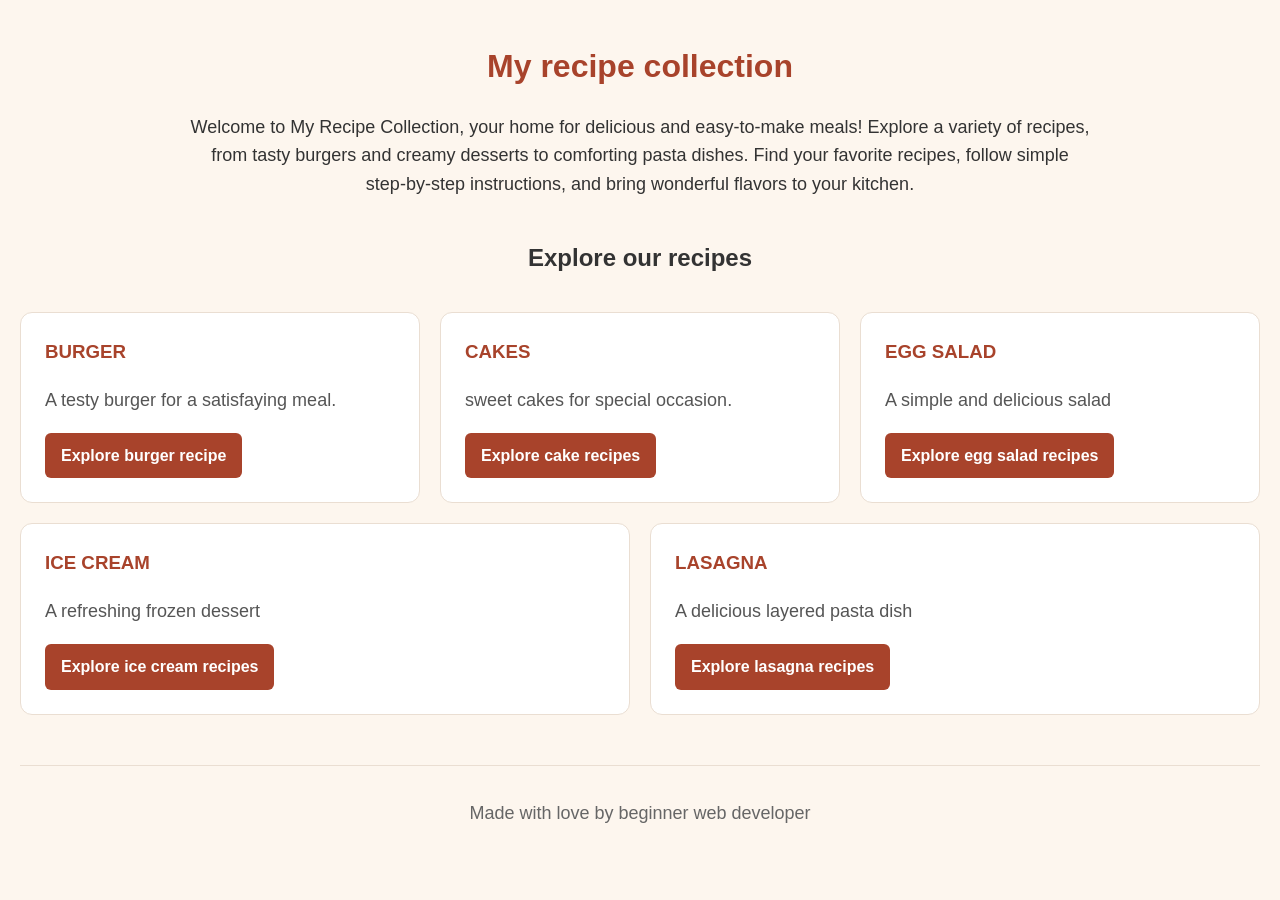
<file: index.html>
<!DOCTYPE html>
<html lan="eng">
    <head>
        <meta charset="UTF-8">
        <title>1st project</title>
        <link rel="stylesheet" href="style.css">
    </head>
    <body>
        <header>
            <h1>My recipe collection </h1>

            
            <p class="intro"> Welcome to My Recipe Collection, your home for delicious and easy-to-make meals! Explore a variety of recipes, from tasty burgers and creamy desserts to comforting pasta dishes. Find your favorite recipes, follow simple step-by-step instructions, and bring wonderful flavors to your kitchen.</p>
        </header>
    


        <main>
            <h2 class="section-title">Explore our recipes</h2>
            <div class="recipe-container">
                <div class="recipe-card">
                    <h3>BURGER</h3> 
                    <P>A testy burger for a satisfaying meal.</P>
                    <a href="./recipes/burger.html">Explore burger recipe</a>
                </div>
                 
                <div class="recipe-card">
                    <h3>CAKES</h3>
                    <p>sweet cakes for special occasion.</p>
                    <a href="./recipes/cakes.html">
                        Explore cake recipes</em></h5></a>
                
                </div>

                <div class="recipe-card">
                    <h3>EGG SALAD</h3>
                    <p>A simple and delicious salad</p>
                    <a href="./recipes/eggsalad.html">
                            Explore egg salad recipes</a>
                        
                
                </div>

                <div class="recipe-card">
                    <h3>ICE CREAM</h3>
                    <p>A refreshing frozen dessert</p>
                    <a href="./recipes/icecream.html">
                        Explore ice cream recipes</a>
                        
                
                </div>
                
                <div class="recipe-card">
                    <h3>LASAGNA</h3>
                    <p>A delicious layered pasta dish</p>
                    <a href="./recipes/lasagna.html">
                        Explore lasagna recipes</a>
                       
                
                </div>
            
                </div>
                </main>

                <footer> 
                    <p>Made with love by beginner web developer</p>
                </footer>

    </body>
</html>
</file>
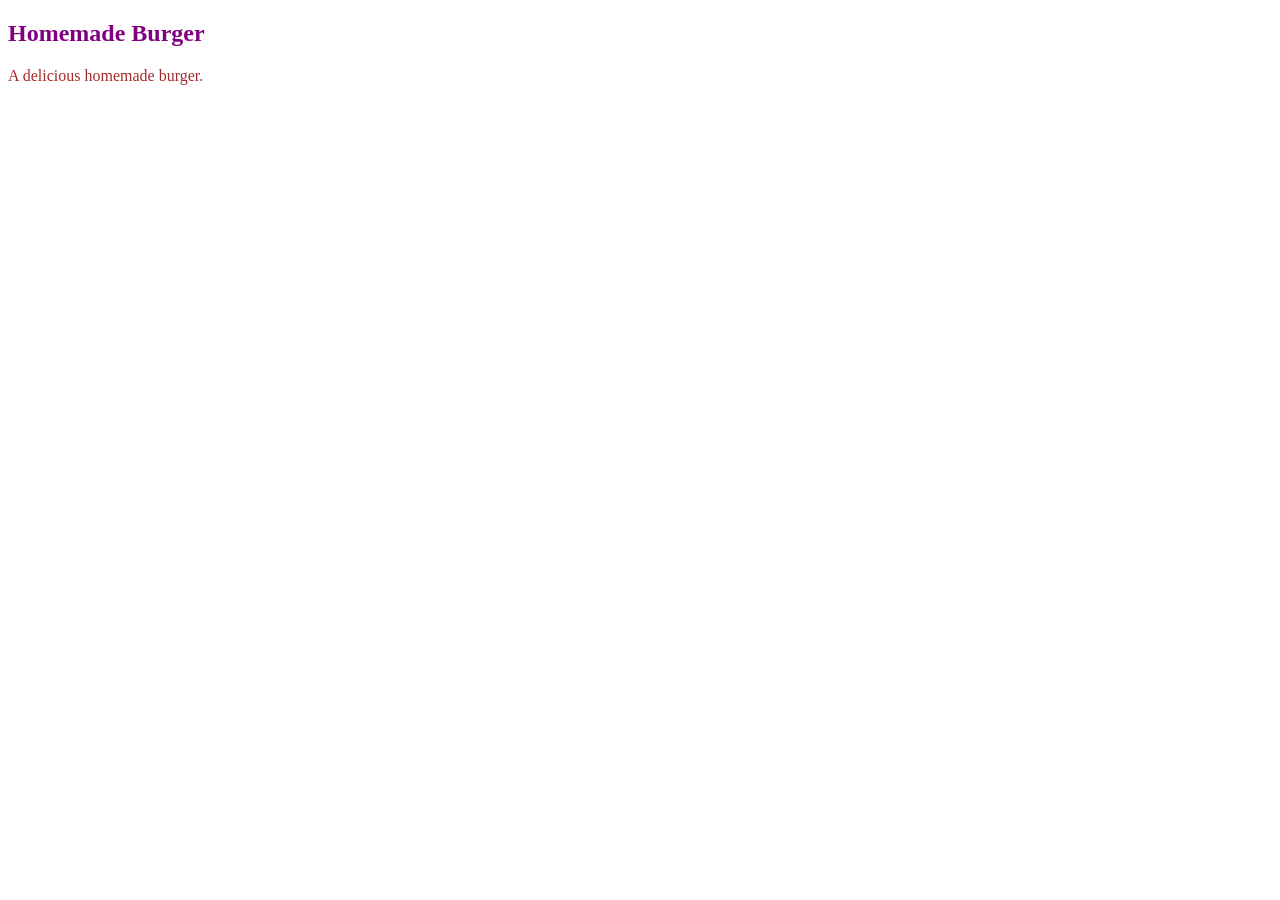
<file: practice for css/indexs.html>
<!DOCTYPE html>
<html lan="eng">
    <head>
        <meta charset="UTF-8">
        <title>Practice css</title>
        <link rel="stylesheet" href="stayles.css">
    </head>
    <body>
        <article class="recipe-card">
    <h2 id="burger-title" class="recipe-title">
        Homemade Burger
    </h2>

    <p class="recipe-description">
        A delicious homemade burger.
    </p>
</article>
</body>
</file>
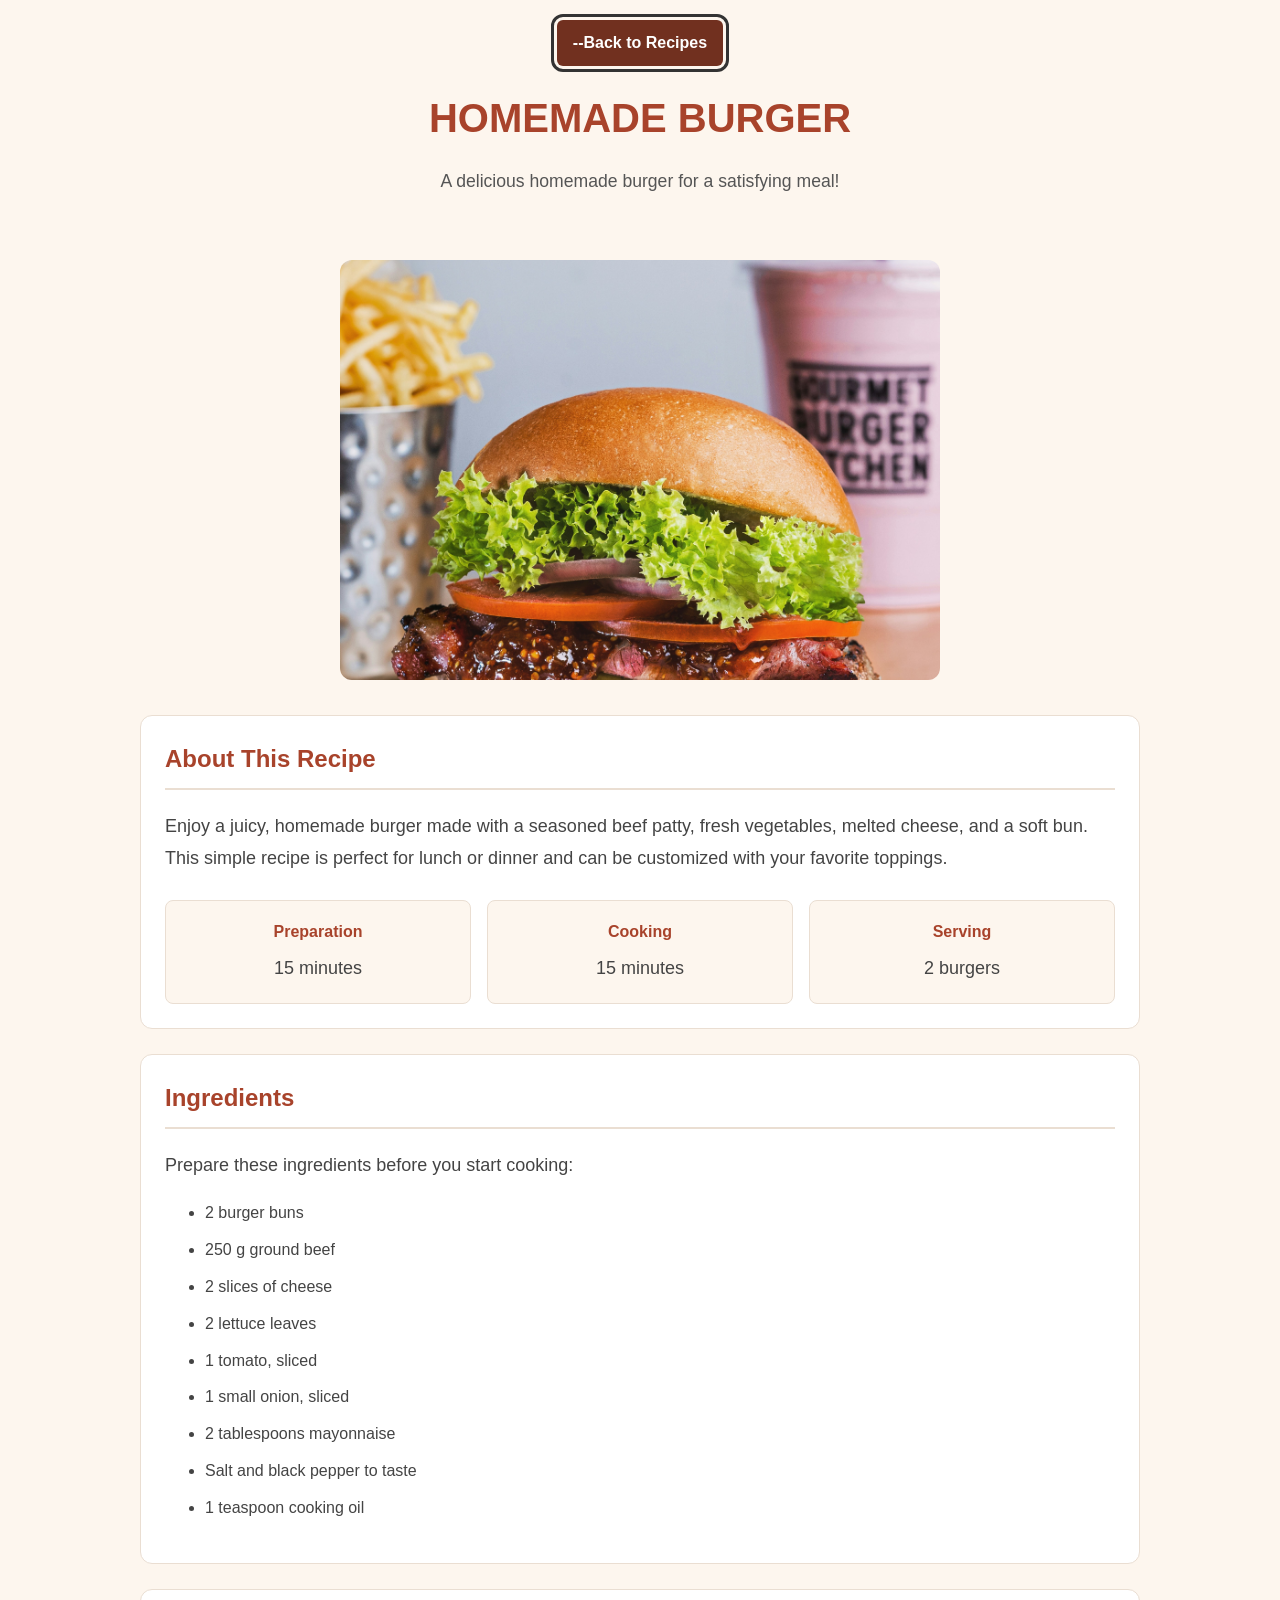
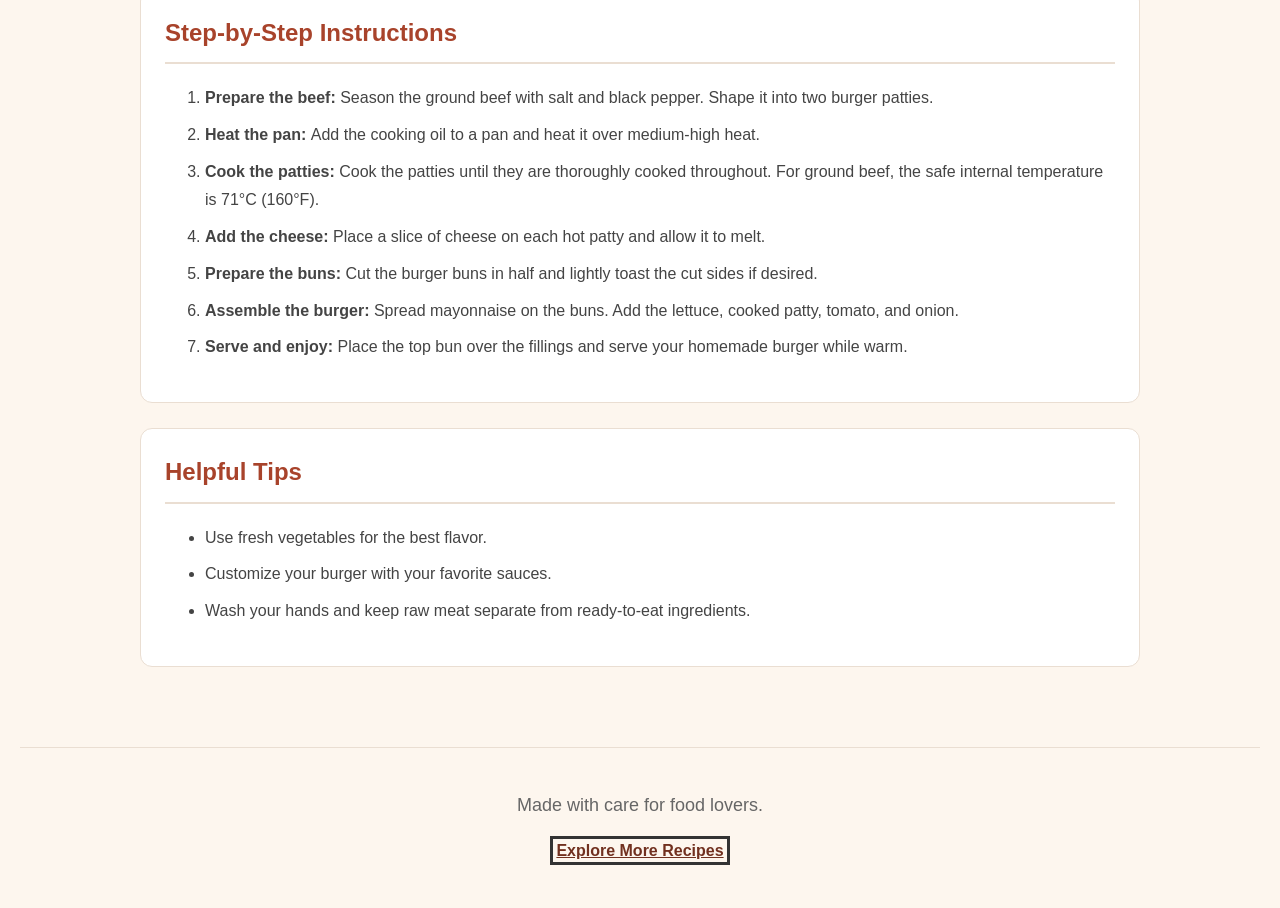
<file: recipes/burger.html>
<!DOCTYPE html>
<html lang="eng">
    <head>
        <meta charset="UTF-8">
        <title>Homemade Burger Recipe</title>
        <link rel="stylesheet" href="../style.css">
    </head>
    <body>
        <header class="recipe-header">
            <a href="../index.html" class="back-link">--Back to Recipes</a>
            <h1>HOMEMADE BURGER</h1>
            <P>A delicious homemade burger for a satisfying meal!</P>
        </header>
        <main class="recipe-content">
            <img src="images/burger.jpg"
     alt="Homemade burger with fresh lettuce, tomato, and cheese"
     class="recipe-image">
             <section class="introduction">
                <h2>About This Recipe</h2>
                <p>Enjoy a juicy, homemade burger made with a seasoned beef
                patty, fresh vegetables, melted cheese, and a soft bun.
                This simple recipe is perfect for lunch or dinner and
                can be customized with your favorite toppings.</p>

                <div class="recipe-info">
                    <div>
                        <strong> preparation</strong>
                        <p>15 minutes</p>
                    </div>
                    <div>
                        <strong>cooking</strong>
                        <p>15 minutes</p>
                    </div>
                    <div>
                        <strong>serving</strong>
                        <p>2 burgers</p>
                    </div>
                </div>
             </section>
             <section class="ingredients">
                <h2> Ingredients</h2>
                <p>Prepare these ingredients before you start cooking:</p>
                <ul>
                     <li> 2 burger buns</li>
                     <li>250 g ground beef</li>
                     <li>2 slices of cheese</li>
                     <li>2 lettuce leaves</li>
                     <li>1 tomato, sliced</li>
                     <li>1 small onion, sliced</li>
                     <li>2 tablespoons mayonnaise</li>
                     <li>Salt and black pepper to taste</li>
                    <li>1 teaspoon cooking oil</li>
                </ul>
             </section>
             <section class="instructions">
                <h2> Step-by-Step Instructions</h2>
                <Ol>
                    <li>
                    <strong>Prepare the beef: </strong>
                    Season the ground beef with salt and black pepper.
                    Shape it into two burger patties.
                </li>

                <li>
                    <strong>Heat the pan: </strong>
                    Add the cooking oil to a pan and heat it over
                    medium-high heat.
                </li>

                <li>
                    <strong>Cook the patties: </strong>
                    Cook the patties until they are thoroughly cooked
                    throughout. For ground beef, the safe internal
                    temperature is 71°C (160°F).
                </li>

                <li>
                    <strong>Add the cheese: </strong>
                    Place a slice of cheese on each hot patty and allow
                    it to melt.
                </li>

                <li>
                    <strong>Prepare the buns: </strong>
                    Cut the burger buns in half and lightly toast
                    the cut sides if desired.
                </li>

                <li>
                    <strong>Assemble the burger: </strong>
                    Spread mayonnaise on the buns. Add the lettuce,
                    cooked patty, tomato, and onion.
                </li>

                <li>
                    <strong>Serve and enjoy: </strong>
                    Place the top bun over the fillings and serve
                    your homemade burger while warm.
                </li>
                </Ol>
             </section>
             <section class="tips">
                <h2>Helpful Tips</h2>
                <ul>
                     <li>Use fresh vegetables for the best flavor.</li>
                     <li>Customize your burger with your favorite sauces.</li>
                     <li>Wash your hands and keep raw meat separate from
                    ready-to-eat ingredients.</li>
                </ul>
             </section>
        </main>

        <footer class="recipe-footer">
    <p>Made with care for food lovers.</p>
    <a href="../index.html">Explore More Recipes</a>
</footer>
    </body>
</html>
</file>
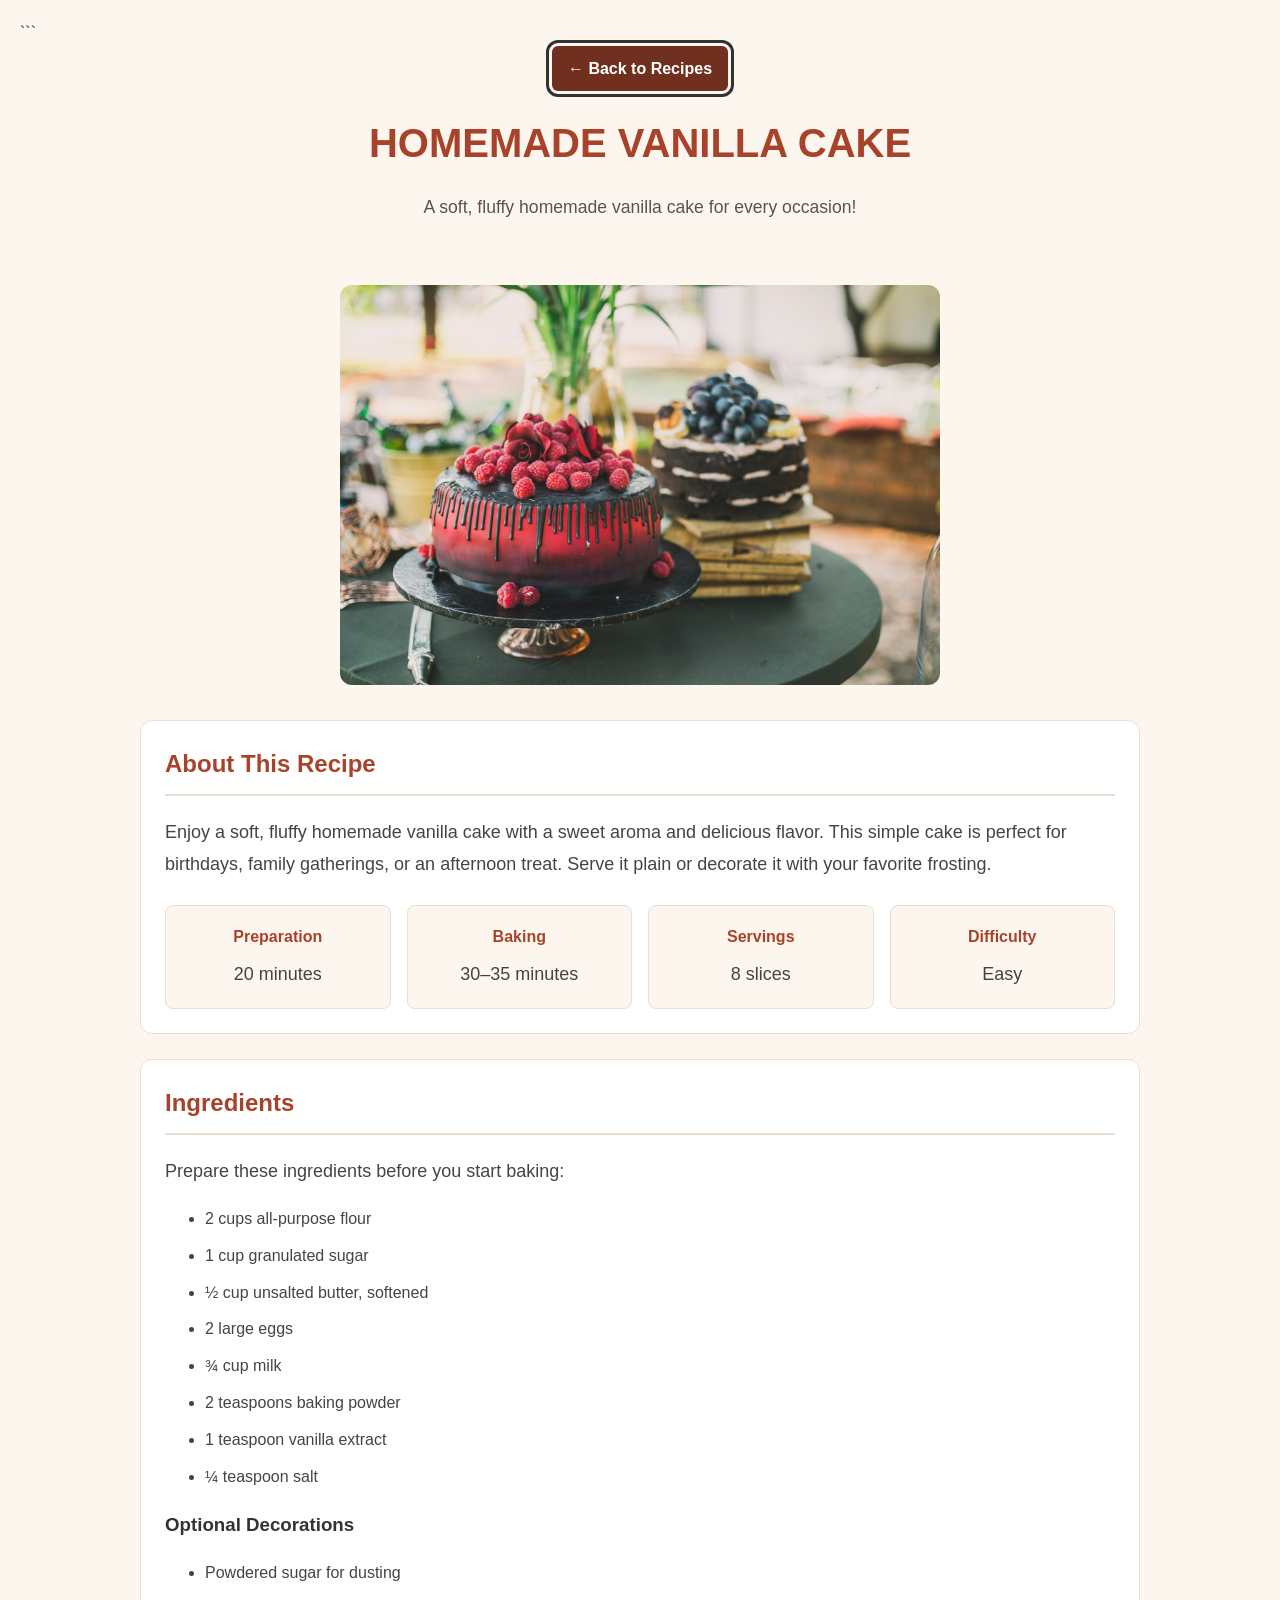
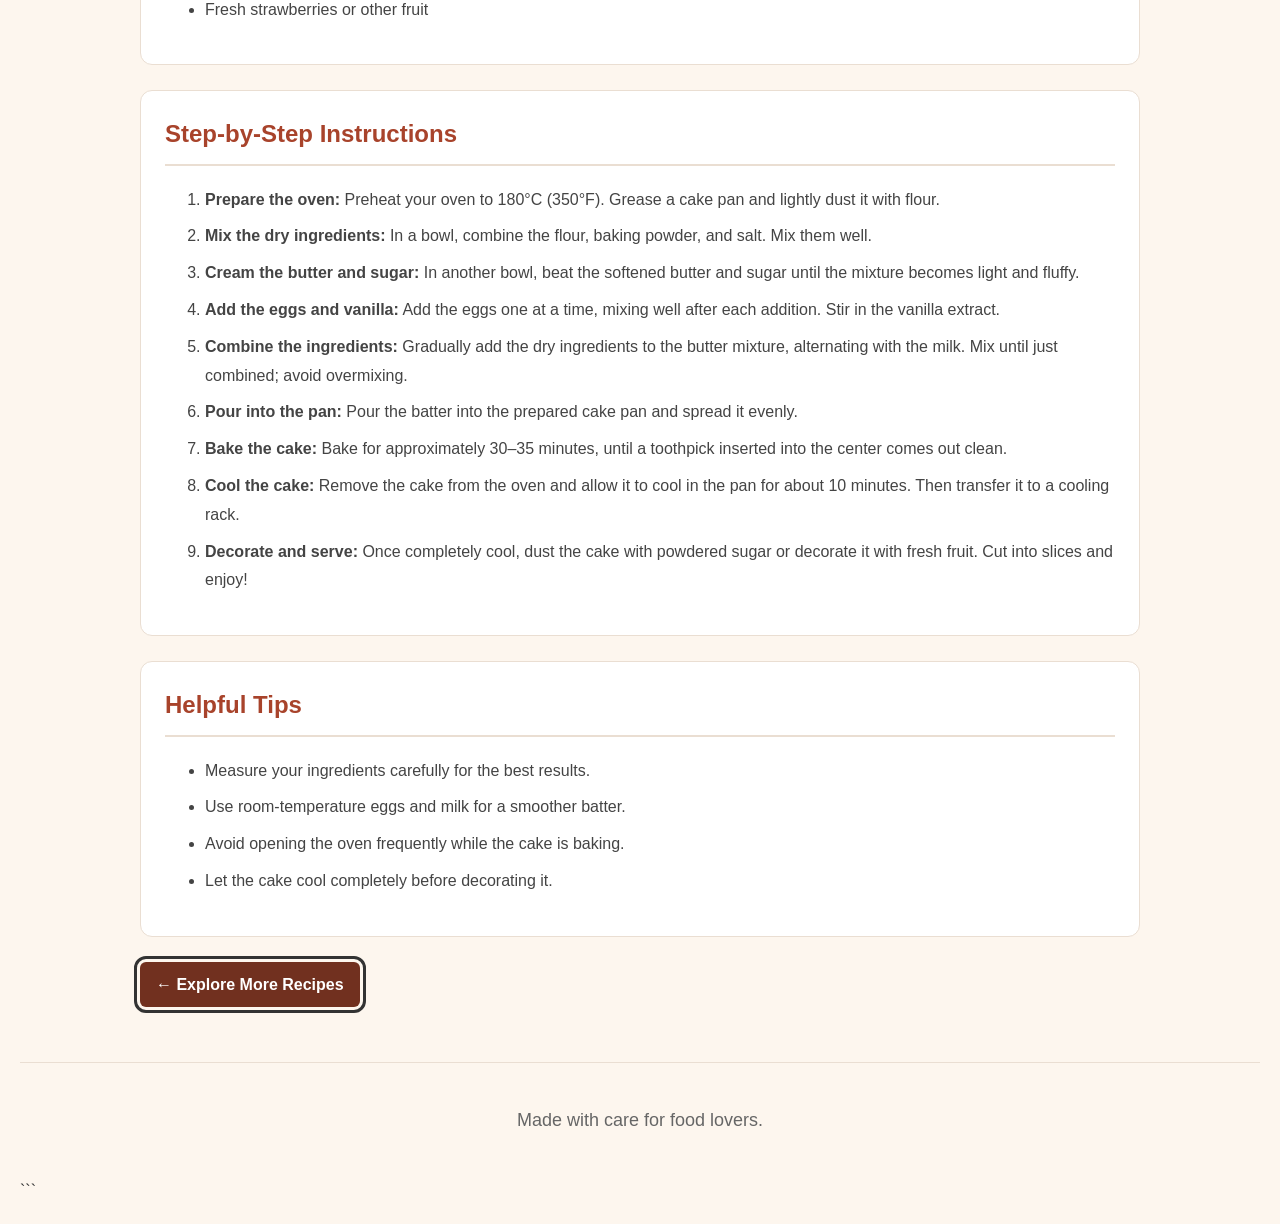
<file: recipes/cakes.html>
<!DOCTYPE html>

<html lang="en">
<head>
    <meta charset="UTF-8">
    <meta name="viewport" content="width=device-width, initial-scale=1.0">
    <title>Homemade Vanilla Cake Recipe</title>
    <link rel="stylesheet" href="../style.css">
</head>

<body>

```
<header class="recipe-header">
    <a href="../index.html" class="back-link">← Back to Recipes</a>
    <h1>HOMEMADE VANILLA CAKE</h1>
    <p>A soft, fluffy homemade vanilla cake for every occasion!</p>
</header>

<main class="recipe-content">

    <img
        src="images/cakes.jpg"
        alt="Delicious homemade vanilla cake"
        class="recipe-image"
    >

    <section class="introduction">
        <h2>About This Recipe</h2>

        <p>
            Enjoy a soft, fluffy homemade vanilla cake with a sweet
            aroma and delicious flavor. This simple cake is perfect
            for birthdays, family gatherings, or an afternoon treat.
            Serve it plain or decorate it with your favorite frosting.
        </p>

        <div class="recipe-info">

            <div>
                <strong>Preparation</strong>
                <p>20 minutes</p>
            </div>

            <div>
                <strong>Baking</strong>
                <p>30–35 minutes</p>
            </div>

            <div>
                <strong>Servings</strong>
                <p>8 slices</p>
            </div>

            <div>
                <strong>Difficulty</strong>
                <p>Easy</p>
            </div>

        </div>
    </section>

    <section class="ingredients">
        <h2>Ingredients</h2>

        <p>Prepare these ingredients before you start baking:</p>

        <ul>
            <li>2 cups all-purpose flour</li>
            <li>1 cup granulated sugar</li>
            <li>½ cup unsalted butter, softened</li>
            <li>2 large eggs</li>
            <li>¾ cup milk</li>
            <li>2 teaspoons baking powder</li>
            <li>1 teaspoon vanilla extract</li>
            <li>¼ teaspoon salt</li>
        </ul>

        <h3>Optional Decorations</h3>

        <ul>
            <li>Powdered sugar for dusting</li>
            <li>Fresh strawberries or other fruit</li>
        </ul>
    </section>

    <section class="instructions">
        <h2>Step-by-Step Instructions</h2>

        <ol>
            <li>
                <strong>Prepare the oven:</strong>
                Preheat your oven to 180°C (350°F). Grease a cake
                pan and lightly dust it with flour.
            </li>

            <li>
                <strong>Mix the dry ingredients:</strong>
                In a bowl, combine the flour, baking powder, and salt.
                Mix them well.
            </li>

            <li>
                <strong>Cream the butter and sugar:</strong>
                In another bowl, beat the softened butter and sugar
                until the mixture becomes light and fluffy.
            </li>

            <li>
                <strong>Add the eggs and vanilla:</strong>
                Add the eggs one at a time, mixing well after each
                addition. Stir in the vanilla extract.
            </li>

            <li>
                <strong>Combine the ingredients:</strong>
                Gradually add the dry ingredients to the butter
                mixture, alternating with the milk. Mix until just
                combined; avoid overmixing.
            </li>

            <li>
                <strong>Pour into the pan:</strong>
                Pour the batter into the prepared cake pan and
                spread it evenly.
            </li>

            <li>
                <strong>Bake the cake:</strong>
                Bake for approximately 30–35 minutes, until a
                toothpick inserted into the center comes out clean.
            </li>

            <li>
                <strong>Cool the cake:</strong>
                Remove the cake from the oven and allow it to cool
                in the pan for about 10 minutes. Then transfer it
                to a cooling rack.
            </li>

            <li>
                <strong>Decorate and serve:</strong>
                Once completely cool, dust the cake with powdered
                sugar or decorate it with fresh fruit. Cut into
                slices and enjoy!
            </li>
        </ol>
    </section>

    <section class="tips">
        <h2>Helpful Tips</h2>

        <ul>
            <li>Measure your ingredients carefully for the best results.</li>
            <li>Use room-temperature eggs and milk for a smoother batter.</li>
            <li>Avoid opening the oven frequently while the cake is baking.</li>
            <li>Let the cake cool completely before decorating it.</li>
        </ul>
    </section>

    <a href="../index.html" class="back-link">
        ← Explore More Recipes
    </a>

</main>

<footer class="recipe-footer">
    <p>Made with care for food lovers.</p>
</footer>
```

</body>
</html>
</file>
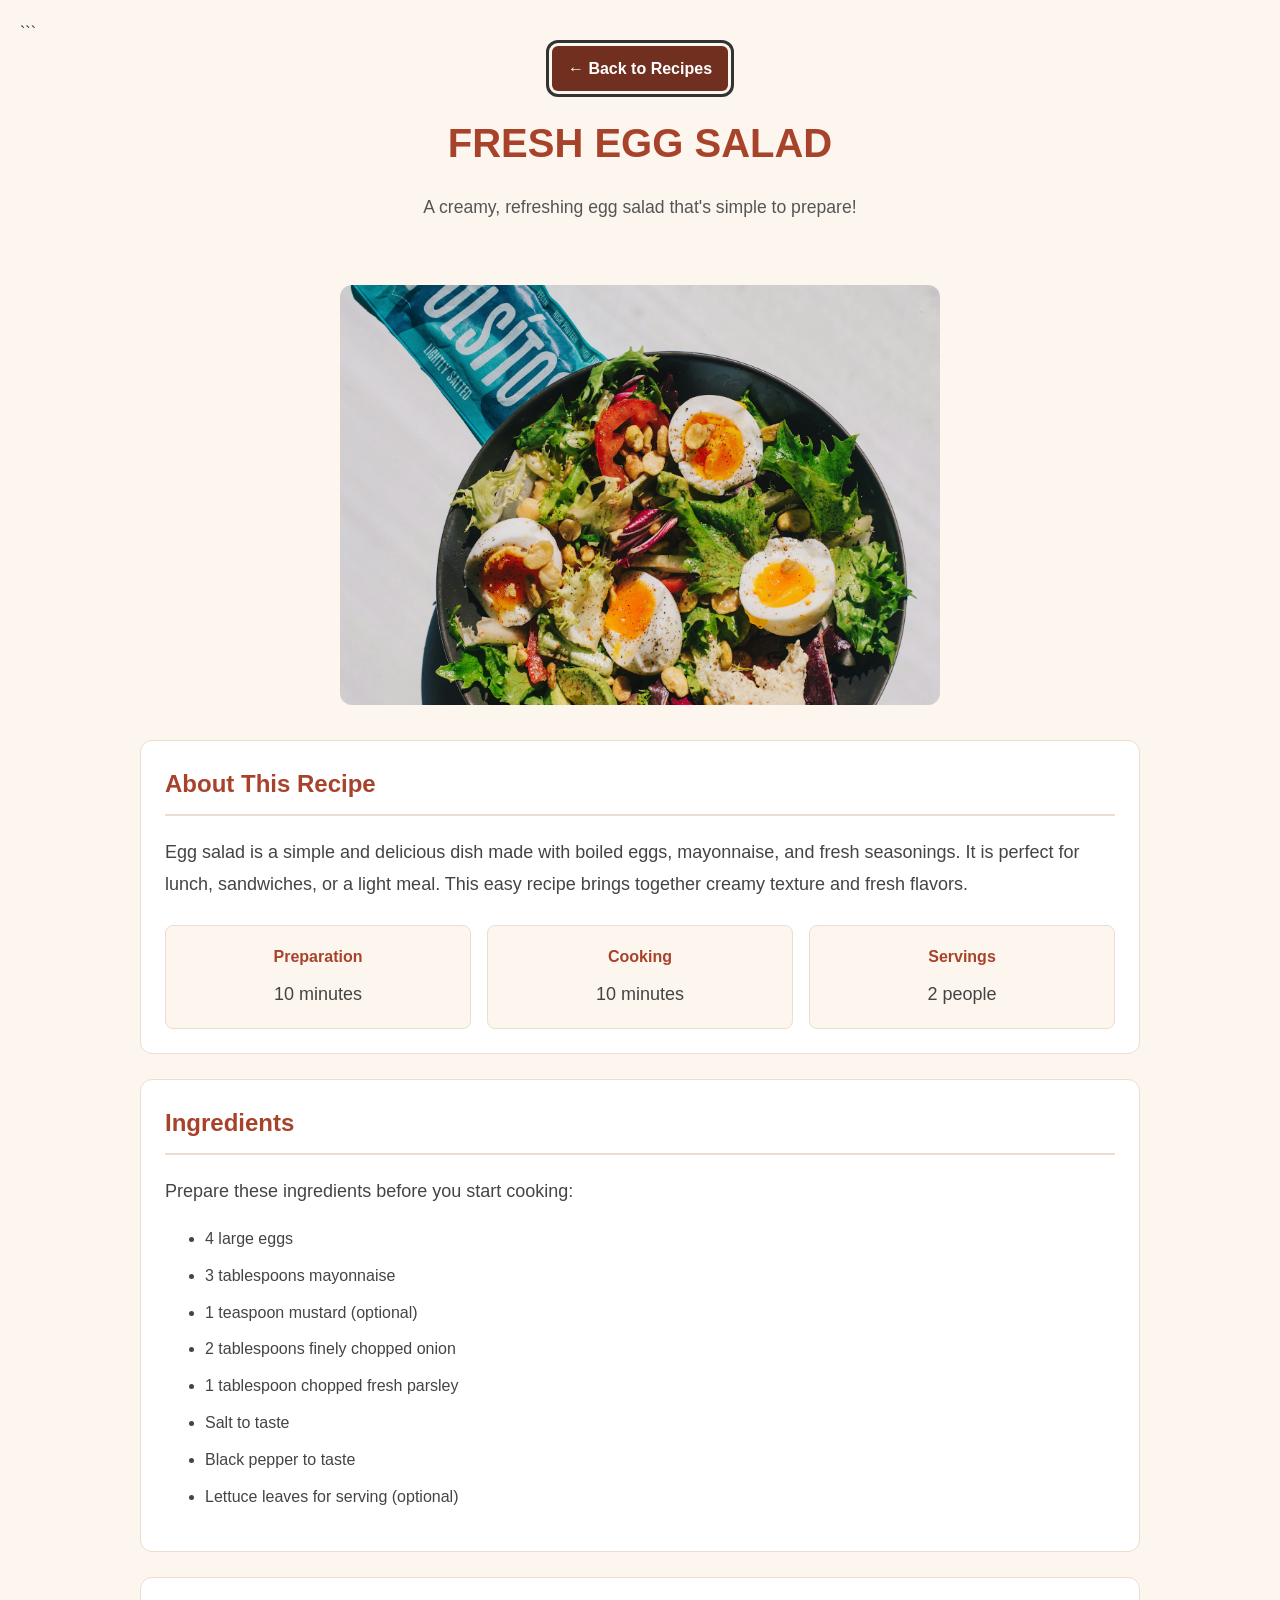
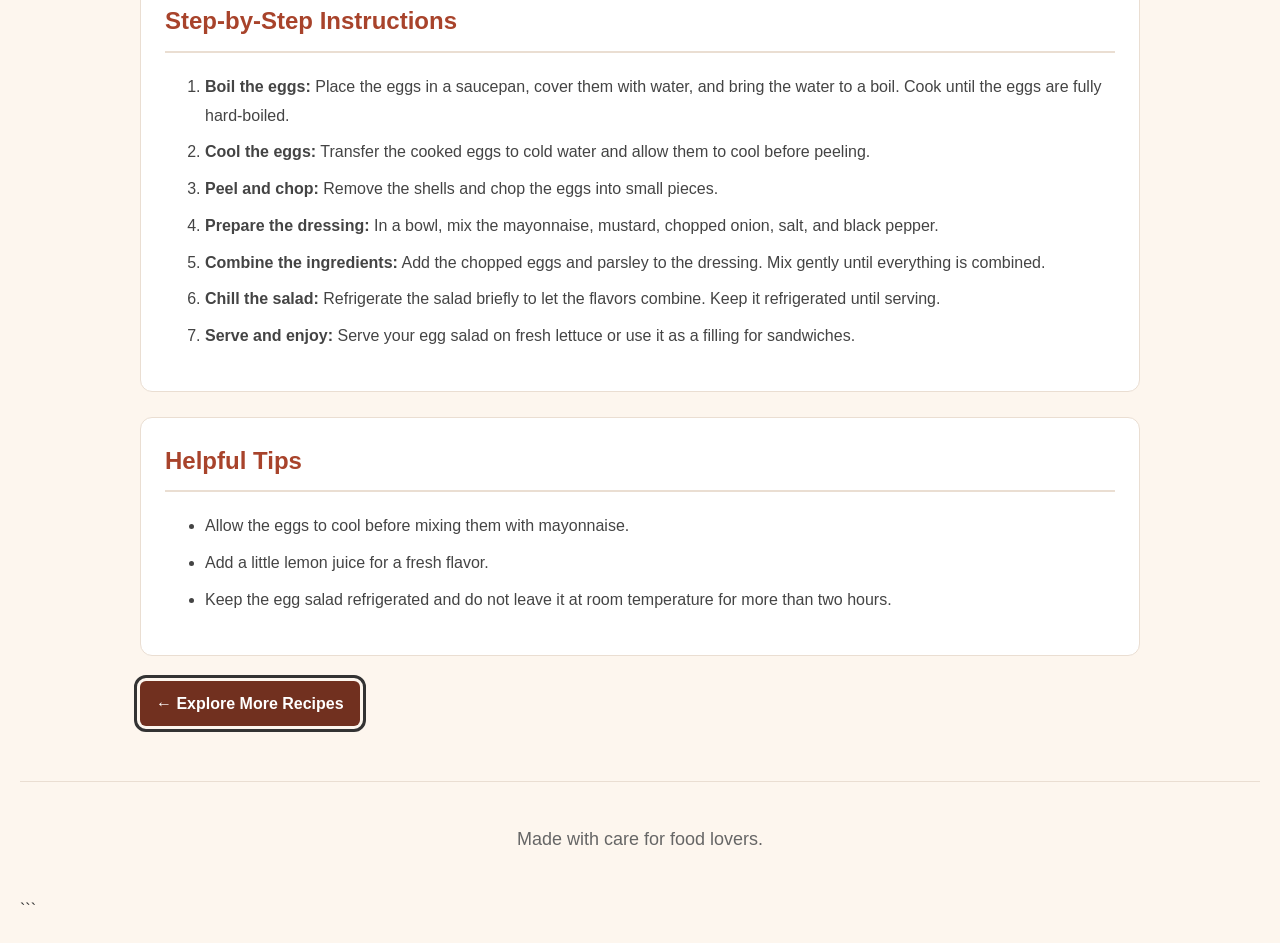
<file: recipes/eggsalad.html>
<!DOCTYPE html>

<html lang="en">
<head>
    <meta charset="UTF-8">
    <meta name="viewport" content="width=device-width, initial-scale=1.0">
    <title>Fresh Egg Salad Recipe</title>
    <link rel="stylesheet" href="../style.css">
</head>

<body>

```
<header class="recipe-header">
    <a href="../index.html" class="back-link">← Back to Recipes</a>
    <h1>FRESH EGG SALAD</h1>
    <p>A creamy, refreshing egg salad that's simple to prepare!</p>
</header>

<main class="recipe-content">

    <img
        src="images/eggsalad.jpg"
        alt="A fresh egg salad with sliced eggs and vegetables"
        class="recipe-image"
    >

    <section class="introduction">
        <h2>About This Recipe</h2>

        <p>
            Egg salad is a simple and delicious dish made with boiled eggs,
            mayonnaise, and fresh seasonings. It is perfect for lunch,
            sandwiches, or a light meal. This easy recipe brings together
            creamy texture and fresh flavors.
        </p>

        <div class="recipe-info">

            <div>
                <strong>Preparation</strong>
                <p>10 minutes</p>
            </div>

            <div>
                <strong>Cooking</strong>
                <p>10 minutes</p>
            </div>

            <div>
                <strong>Servings</strong>
                <p>2 people</p>
            </div>

        </div>
    </section>

    <section class="ingredients">
        <h2>Ingredients</h2>

        <p>Prepare these ingredients before you start cooking:</p>

        <ul>
            <li>4 large eggs</li>
            <li>3 tablespoons mayonnaise</li>
            <li>1 teaspoon mustard (optional)</li>
            <li>2 tablespoons finely chopped onion</li>
            <li>1 tablespoon chopped fresh parsley</li>
            <li>Salt to taste</li>
            <li>Black pepper to taste</li>
            <li>Lettuce leaves for serving (optional)</li>
        </ul>
    </section>

    <section class="instructions">
        <h2>Step-by-Step Instructions</h2>

        <ol>
            <li>
                <strong>Boil the eggs:</strong>
                Place the eggs in a saucepan, cover them with water,
                and bring the water to a boil. Cook until the eggs
                are fully hard-boiled.
            </li>

            <li>
                <strong>Cool the eggs:</strong>
                Transfer the cooked eggs to cold water and allow them
                to cool before peeling.
            </li>

            <li>
                <strong>Peel and chop:</strong>
                Remove the shells and chop the eggs into small pieces.
            </li>

            <li>
                <strong>Prepare the dressing:</strong>
                In a bowl, mix the mayonnaise, mustard, chopped onion,
                salt, and black pepper.
            </li>

            <li>
                <strong>Combine the ingredients:</strong>
                Add the chopped eggs and parsley to the dressing.
                Mix gently until everything is combined.
            </li>

            <li>
                <strong>Chill the salad:</strong>
                Refrigerate the salad briefly to let the flavors combine.
                Keep it refrigerated until serving.
            </li>

            <li>
                <strong>Serve and enjoy:</strong>
                Serve your egg salad on fresh lettuce or use it as
                a filling for sandwiches.
            </li>
        </ol>
    </section>

    <section class="tips">
        <h2>Helpful Tips</h2>

        <ul>
            <li>Allow the eggs to cool before mixing them with mayonnaise.</li>
            <li>Add a little lemon juice for a fresh flavor.</li>
            <li>
                Keep the egg salad refrigerated and do not leave it at
                room temperature for more than two hours.
            </li>
        </ul>
    </section>

    <a href="../index.html" class="back-link">
        ← Explore More Recipes
    </a>

</main>

<footer class="recipe-footer">
    <p>Made with care for food lovers.</p>
</footer>
```

</body>
</html>
</file>
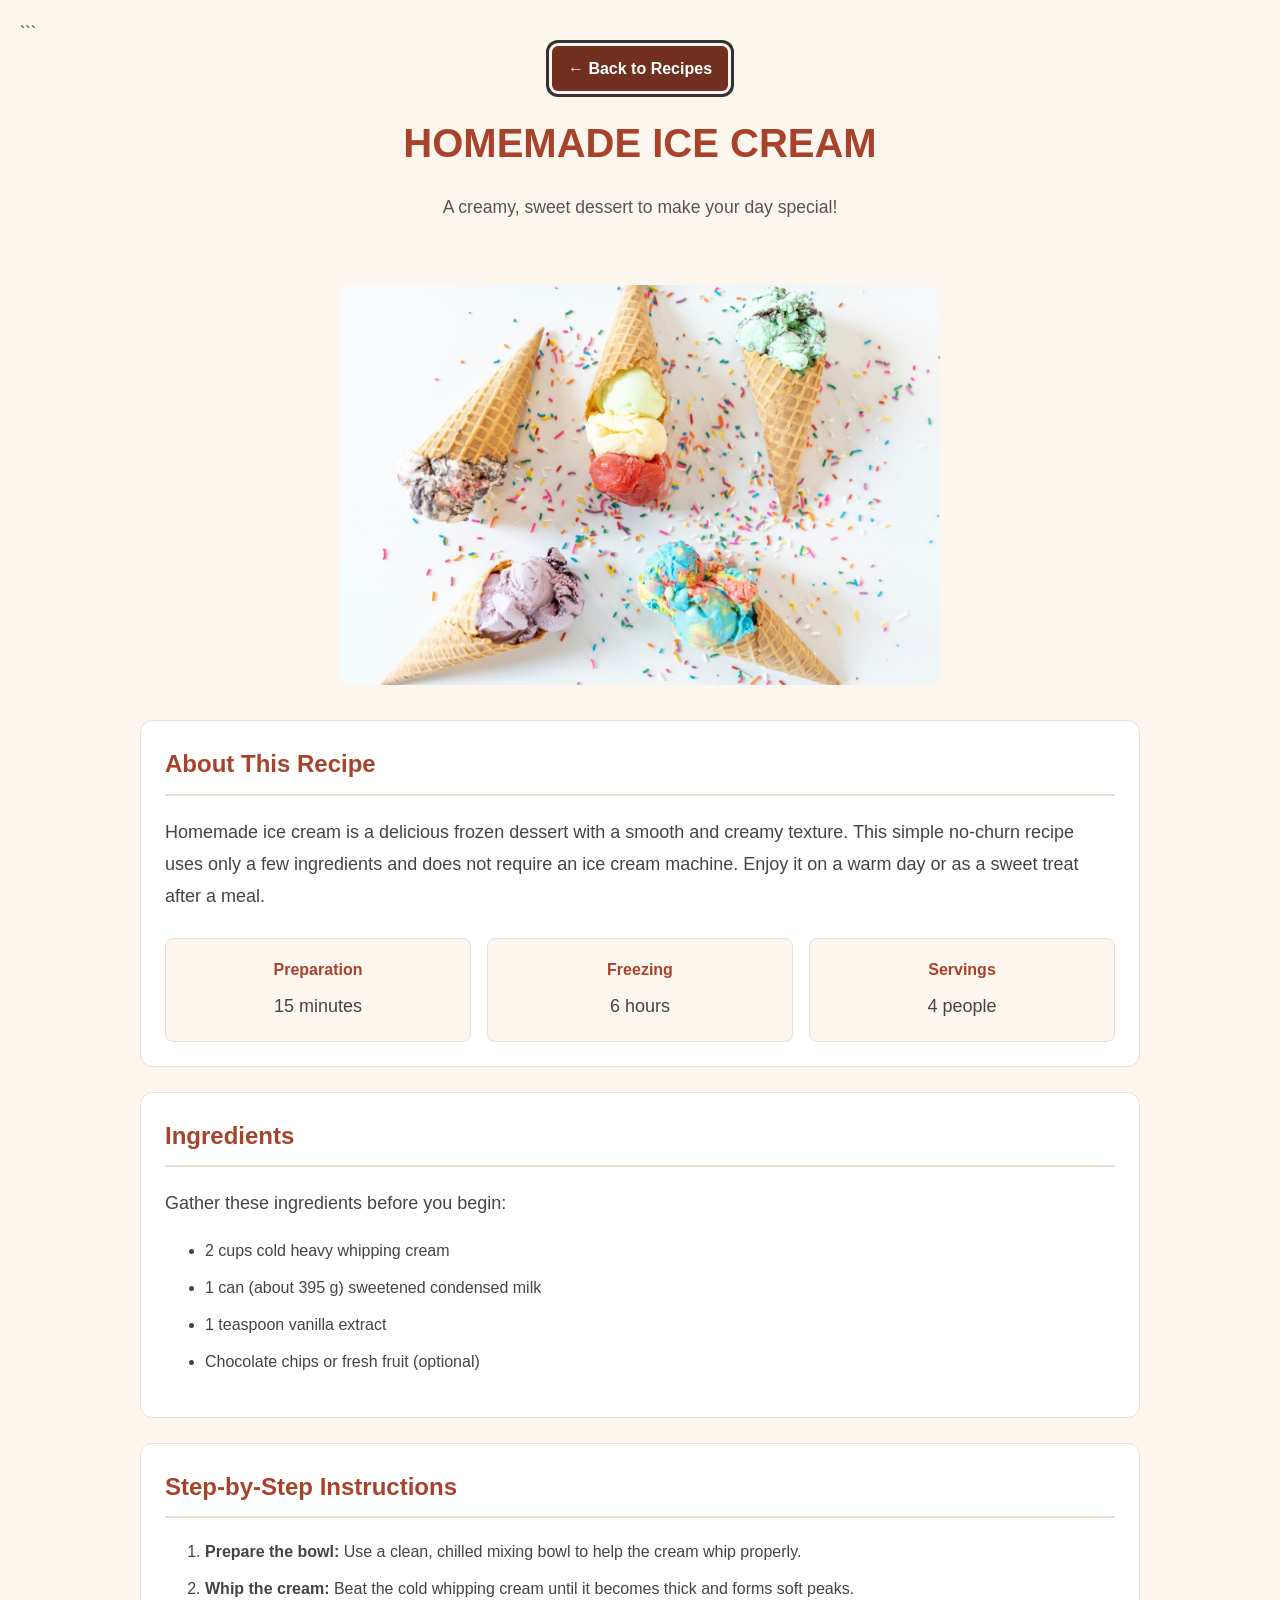
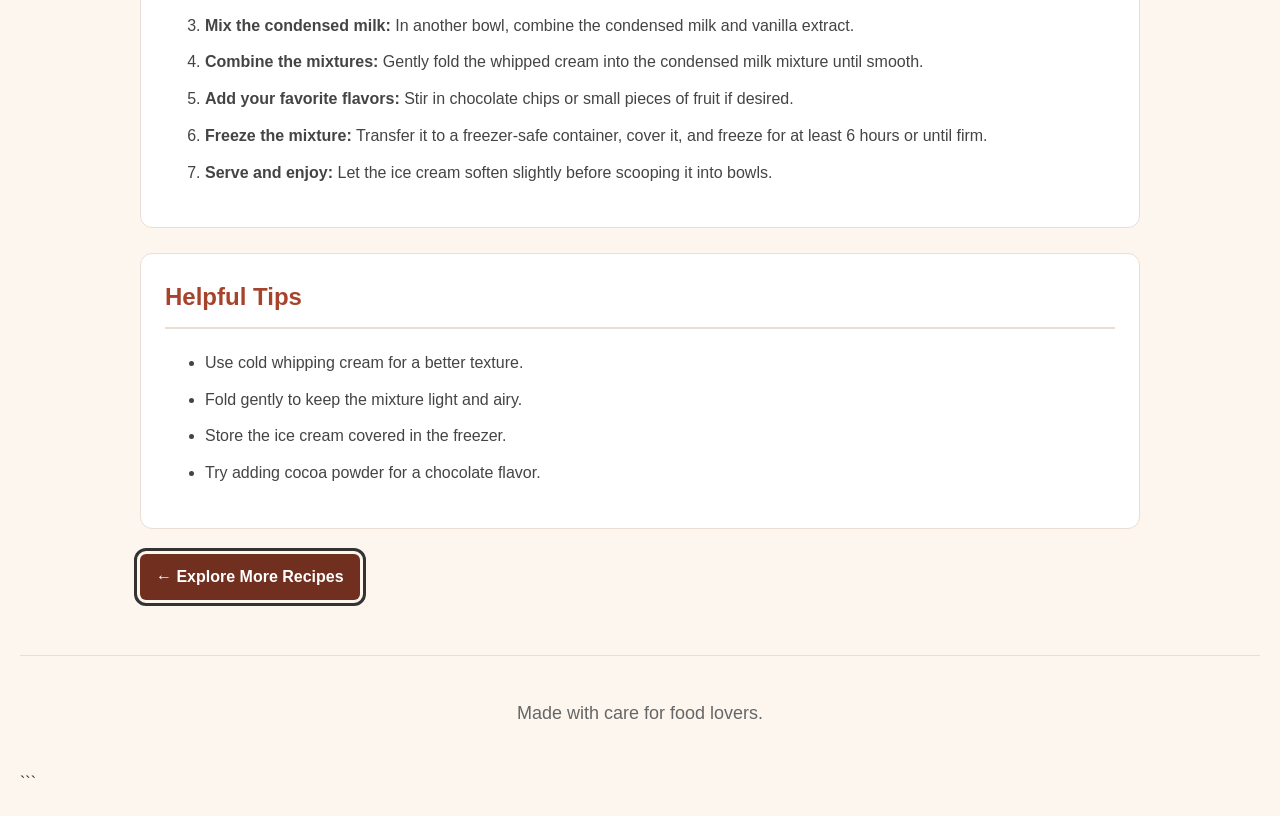
<file: recipes/icecream.html>
<!DOCTYPE html>

<html lang="en">
<head>
    <meta charset="UTF-8">
    <meta name="viewport" content="width=device-width, initial-scale=1.0">
    <title>Homemade Ice Cream Recipe</title>
    <link rel="stylesheet" href="../style.css">
</head>

<body>

```
<header class="recipe-header">
    <a href="../index.html" class="back-link">← Back to Recipes</a>
    <h1>HOMEMADE ICE CREAM</h1>
    <p>A creamy, sweet dessert to make your day special!</p>
</header>

<main class="recipe-content">

    <img
        src="images/icecream.jpg"
        alt="Creamy homemade ice cream served in a bowl"
        class="recipe-image"
    >

    <section class="introduction">
        <h2>About This Recipe</h2>

        <p>
            Homemade ice cream is a delicious frozen dessert with a
            smooth and creamy texture. This simple no-churn recipe
            uses only a few ingredients and does not require an ice
            cream machine. Enjoy it on a warm day or as a sweet treat
            after a meal.
        </p>

        <div class="recipe-info">

            <div>
                <strong>Preparation</strong>
                <p>15 minutes</p>
            </div>

            <div>
                <strong>Freezing</strong>
                <p>6 hours</p>
            </div>

            <div>
                <strong>Servings</strong>
                <p>4 people</p>
            </div>

        </div>
    </section>

    <section class="ingredients">
        <h2>Ingredients</h2>

        <p>Gather these ingredients before you begin:</p>

        <ul>
            <li>2 cups cold heavy whipping cream</li>
            <li>1 can (about 395 g) sweetened condensed milk</li>
            <li>1 teaspoon vanilla extract</li>
            <li>Chocolate chips or fresh fruit (optional)</li>
        </ul>
    </section>

    <section class="instructions">
        <h2>Step-by-Step Instructions</h2>

        <ol>
            <li>
                <strong>Prepare the bowl:</strong>
                Use a clean, chilled mixing bowl to help the cream
                whip properly.
            </li>

            <li>
                <strong>Whip the cream:</strong>
                Beat the cold whipping cream until it becomes thick
                and forms soft peaks.
            </li>

            <li>
                <strong>Mix the condensed milk:</strong>
                In another bowl, combine the condensed milk and
                vanilla extract.
            </li>

            <li>
                <strong>Combine the mixtures:</strong>
                Gently fold the whipped cream into the condensed
                milk mixture until smooth.
            </li>

            <li>
                <strong>Add your favorite flavors:</strong>
                Stir in chocolate chips or small pieces of fruit
                if desired.
            </li>

            <li>
                <strong>Freeze the mixture:</strong>
                Transfer it to a freezer-safe container, cover it,
                and freeze for at least 6 hours or until firm.
            </li>

            <li>
                <strong>Serve and enjoy:</strong>
                Let the ice cream soften slightly before scooping
                it into bowls.
            </li>
        </ol>
    </section>

    <section class="tips">
        <h2>Helpful Tips</h2>

        <ul>
            <li>Use cold whipping cream for a better texture.</li>
            <li>Fold gently to keep the mixture light and airy.</li>
            <li>Store the ice cream covered in the freezer.</li>
            <li>Try adding cocoa powder for a chocolate flavor.</li>
        </ul>
    </section>

    <a href="../index.html" class="back-link">
        ← Explore More Recipes
    </a>

</main>

<footer class="recipe-footer">
    <p>Made with care for food lovers.</p>
</footer>
```

</body>
</html>
</file>
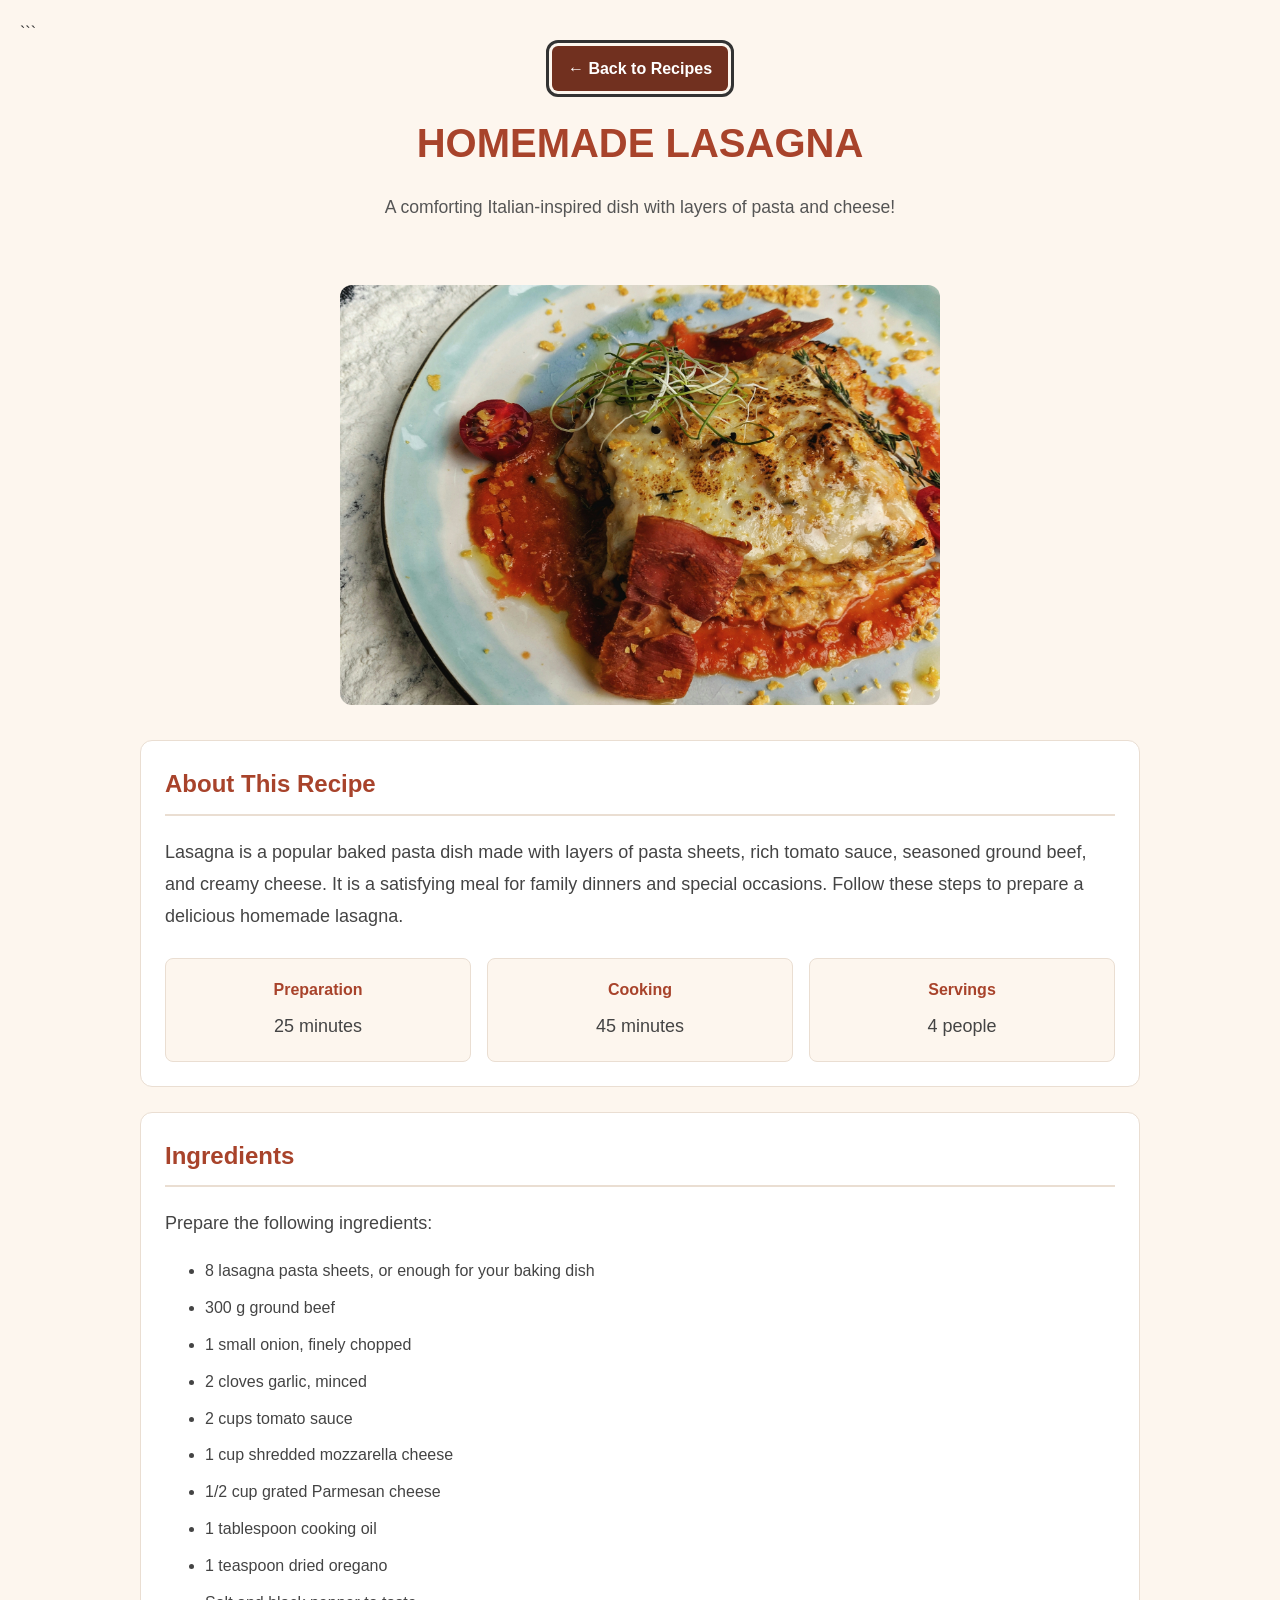
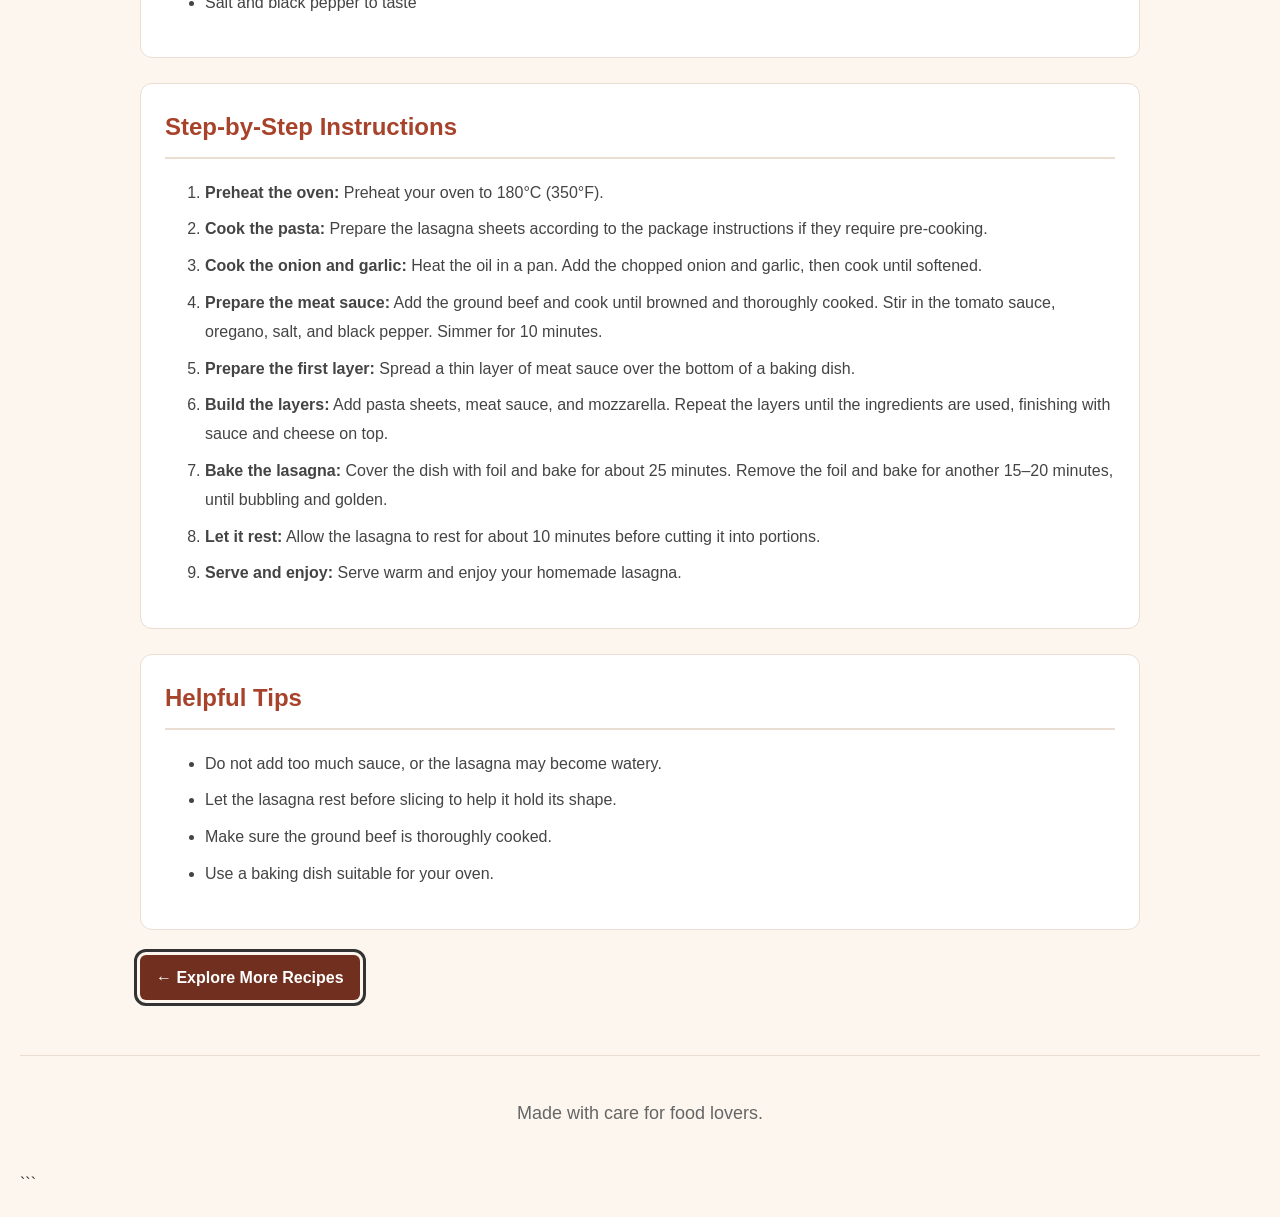
<file: recipes/lasagna.html>
<!DOCTYPE html>

<html lang="en">
<head>
    <meta charset="UTF-8">
    <meta name="viewport" content="width=device-width, initial-scale=1.0">
    <title>Homemade Lasagna Recipe</title>
    <link rel="stylesheet" href="../style.css">
</head>

<body>

```
<header class="recipe-header">
    <a href="../index.html" class="back-link">← Back to Recipes</a>
    <h1>HOMEMADE LASAGNA</h1>
    <p>A comforting Italian-inspired dish with layers of pasta and cheese!</p>
</header>

<main class="recipe-content">

    <img
        src="images/lasagna.jpg"
        alt="Baked lasagna with layers of pasta, meat sauce, and melted cheese"
        class="recipe-image"
    >

    <section class="introduction">
        <h2>About This Recipe</h2>

        <p>
            Lasagna is a popular baked pasta dish made with layers of
            pasta sheets, rich tomato sauce, seasoned ground beef,
            and creamy cheese. It is a satisfying meal for family
            dinners and special occasions. Follow these steps to
            prepare a delicious homemade lasagna.
        </p>

        <div class="recipe-info">

            <div>
                <strong>Preparation</strong>
                <p>25 minutes</p>
            </div>

            <div>
                <strong>Cooking</strong>
                <p>45 minutes</p>
            </div>

            <div>
                <strong>Servings</strong>
                <p>4 people</p>
            </div>

        </div>
    </section>

    <section class="ingredients">
        <h2>Ingredients</h2>

        <p>Prepare the following ingredients:</p>

        <ul>
            <li>8 lasagna pasta sheets, or enough for your baking dish</li>
            <li>300 g ground beef</li>
            <li>1 small onion, finely chopped</li>
            <li>2 cloves garlic, minced</li>
            <li>2 cups tomato sauce</li>
            <li>1 cup shredded mozzarella cheese</li>
            <li>1/2 cup grated Parmesan cheese</li>
            <li>1 tablespoon cooking oil</li>
            <li>1 teaspoon dried oregano</li>
            <li>Salt and black pepper to taste</li>
        </ul>
    </section>

    <section class="instructions">
        <h2>Step-by-Step Instructions</h2>

        <ol>
            <li>
                <strong>Preheat the oven:</strong>
                Preheat your oven to 180°C (350°F).
            </li>

            <li>
                <strong>Cook the pasta:</strong>
                Prepare the lasagna sheets according to the package
                instructions if they require pre-cooking.
            </li>

            <li>
                <strong>Cook the onion and garlic:</strong>
                Heat the oil in a pan. Add the chopped onion and garlic,
                then cook until softened.
            </li>

            <li>
                <strong>Prepare the meat sauce:</strong>
                Add the ground beef and cook until browned and
                thoroughly cooked. Stir in the tomato sauce,
                oregano, salt, and black pepper. Simmer for 10 minutes.
            </li>

            <li>
                <strong>Prepare the first layer:</strong>
                Spread a thin layer of meat sauce over the bottom
                of a baking dish.
            </li>

            <li>
                <strong>Build the layers:</strong>
                Add pasta sheets, meat sauce, and mozzarella.
                Repeat the layers until the ingredients are used,
                finishing with sauce and cheese on top.
            </li>

            <li>
                <strong>Bake the lasagna:</strong>
                Cover the dish with foil and bake for about 25 minutes.
                Remove the foil and bake for another 15–20 minutes,
                until bubbling and golden.
            </li>

            <li>
                <strong>Let it rest:</strong>
                Allow the lasagna to rest for about 10 minutes
                before cutting it into portions.
            </li>

            <li>
                <strong>Serve and enjoy:</strong>
                Serve warm and enjoy your homemade lasagna.
            </li>
        </ol>
    </section>

    <section class="tips">
        <h2>Helpful Tips</h2>

        <ul>
            <li>Do not add too much sauce, or the lasagna may become watery.</li>
            <li>Let the lasagna rest before slicing to help it hold its shape.</li>
            <li>Make sure the ground beef is thoroughly cooked.</li>
            <li>Use a baking dish suitable for your oven.</li>
        </ul>
    </section>

    <a href="../index.html" class="back-link">
        ← Explore More Recipes
    </a>

</main>

<footer class="recipe-footer">
    <p>Made with care for food lovers.</p>
</footer>
```

</body>
</html>
</file>
<file: style.css>
/* /* Basic page styling

/* GENERAL PAGE STYLING*/
*box{
    box-sizing:border-box;
}
body{
    margin: 0;
    padding: 20px;
    background-color: #fdf6ee;
    color:#333333;
    font-family: Arial, sans-serif;
    line-height: 1.6;
}
h1{
    color:#a8432b;
    text-align: center;
    margin-bottom: 20px;
}
p{
    font-size: 18px;
}

.intro{
    max-width: 900px;
    margin:0 auto 30px;
    text-align: center;
}
/* Recipe section */
.section-title{
    color: #333333;
    text-align: center;
    margin: 40px 0 25px;
    text-decoration: none;
}
/* Arrange the recipe cards */
.recipe-container{
    display: flex;
    flex-wrap: wrap;
    gap: 20px;
    margin-bottom: 30px;
    padding: 10px 0;
}
/* Style each recipe card */
.recipe-card{
    flex: 1 1 250px;
    padding: 24px;
    background-color: #ffffff;
    border: 1px solid #eaded2;
    border-radius: 12px;

}

/* Recipe headings */
.recipe-card h3 {
color: #a8432b;
margin-top: 0;
text-transform: capitalize;
}
.recipe-card p{
    color: #555555;
    line-height: 1.6;
}

.recipe-card a{
    display: inline-block;
    color: white;
    font-weight: bold;
    text-decoration:none;
   
    padding: 10px 16px;
    border-radius: 6px;
    background-color: #a8432b;
}

.recipe-card a:hover{
    background-color: #71301f;
}
.recipe-card{
    color: #71301f;
    transition: transform 0.2s ease;
}
.recipe-card:hover{
    transform: translateY(-6px);
}

footer{
    margin-top: 40px;
    padding: 15px;
    text-align: center;
    color:#666666 ;
    border-top: 1px solid #eaded2;

}

/* ===== Recipe Page Layout ===== */
.recipe-header{
    max-width: 1100px;
    margin:0 auto;
    padding: 25px 20 px;
    text-align: center;
}
.recipe-header h1{
    color:#a8432b;
    font-size:2.5rem;
    margin:20px 0 12px;
}
.recipe-header p{
    color:#555555;
    font-size:1.1rem;
    line-height:1.7;
}


/* Back navigation */

.back-link {
display: inline-block;
padding: 10px 16px;
background-color: #a8432b;
color: #ffffff;
border-radius: 6px;
text-decoration: none;
font-weight: bold;
}

.back-link {
background-color: #71301f;
}

/* Main recipe layout */

.recipe-content {
max-width: 1000px;
margin: 0 auto;
padding: 20px;
}

/* Recipe image */

.recipe-image {
display: block;
width: 100%;
max-width: 600px;
max-height: 420px;
object-fit: cover;
border-radius: 12px;
margin: 25px auto 35px;
}

/* Recipe sections */

.recipe-content section {
margin: 25px 0;
padding: 24px;
background-color: #ffffff;
border: 1px solid #eaded2;
border-radius: 12px;
}

.recipe-content section h2 {
color: #a8432b;
margin-top: 0;
padding-bottom: 10px;
border-bottom: 2px solid #eaded2;
}

.recipe-content section p,
.recipe-content section li {
color: #444444;
line-height: 1.8;
}

.recipe-content section li {
margin-bottom: 8px;
}

/* Preparation, cooking, and serving information */

.recipe-info {
display: flex;
flex-wrap: wrap;
gap: 16px;
margin-top: 25px;
}

.recipe-info > div {
flex: 1 1 150px;
padding: 18px;
background-color: #fdf6ee;
border: 1px solid #eaded2;
border-radius: 8px;
text-align: center;
}

.recipe-info strong {
display: block;
color: #a8432b;
text-transform: capitalize;
margin-bottom: 8px;
}

.recipe-info p {
margin: 0;
}

/* Footer */

.recipe-footer {
margin-top: 35px;
padding: 25px 20px;
text-align: center;
border-top: 1px solid #eaded2;
}

.recipe-footer p {
color: #666666;
}

.recipe-footer a {
color: #a8432b;
font-weight: bold;
text-decoration: underline;
}

.recipe-footer a {
color: #71301f;
}

/* Keyboard accessibility */

.back-link,
.recipe-footer a {
outline: 3px solid #333333;
outline-offset: 3px;
}

/* Responsive layout */

@media (max-width: 600px) {
.recipe-header h1 {
font-size: 2rem;
}

.recipe-content {
    padding: 12px;
}

.recipe-content section {
    padding: 18px;
}

.recipe-image {
    max-height: 300px;
}

}
</file>
<file: practice for css/stayles.css>
.recipe-card{
    color:green
}
h2{
    color:red;
}
#burger-title{
    color:blue;
}
.recipe-title{
    color=orange;
}
#burger-title{
    color:purple;
}
.recipe-description{
    color:brown;
}
</file>
